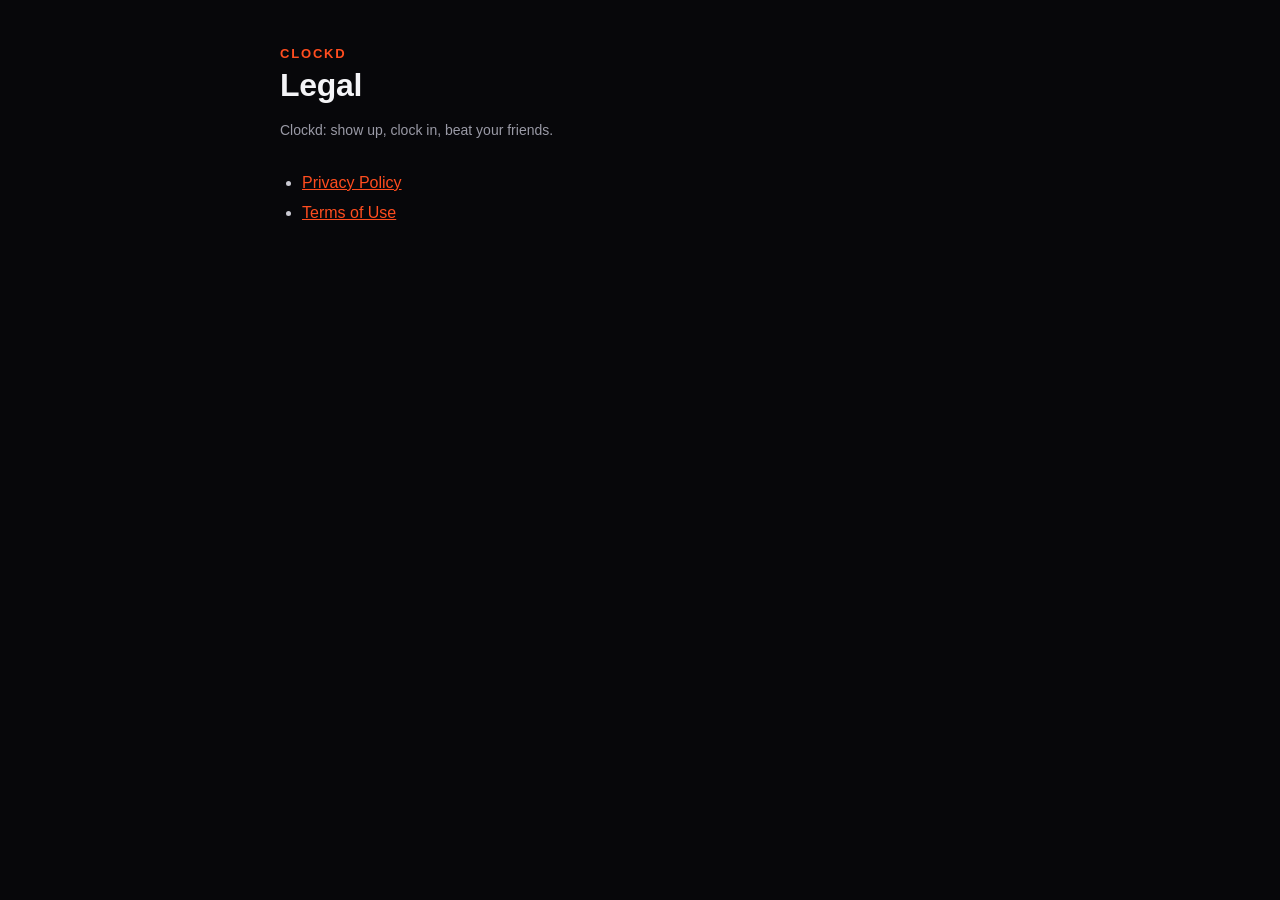
<file: index.html>
<!doctype html>
<html lang="en">
<head>
<meta charset="utf-8">
<meta name="viewport" content="width=device-width, initial-scale=1">
<title>Clockd · Legal</title>
<link rel="stylesheet" href="style.css">
</head>
<body>
<main>
<a class="brand" href="index.html">CLOCKD</a>
<h1>Legal</h1>
<p class="updated">Clockd: show up, clock in, beat your friends.</p>
<ul>
  <li><a href="privacy.html">Privacy Policy</a></li>
  <li><a href="terms.html">Terms of Use</a></li>
</ul>
</main>
</body>
</html>
</file>
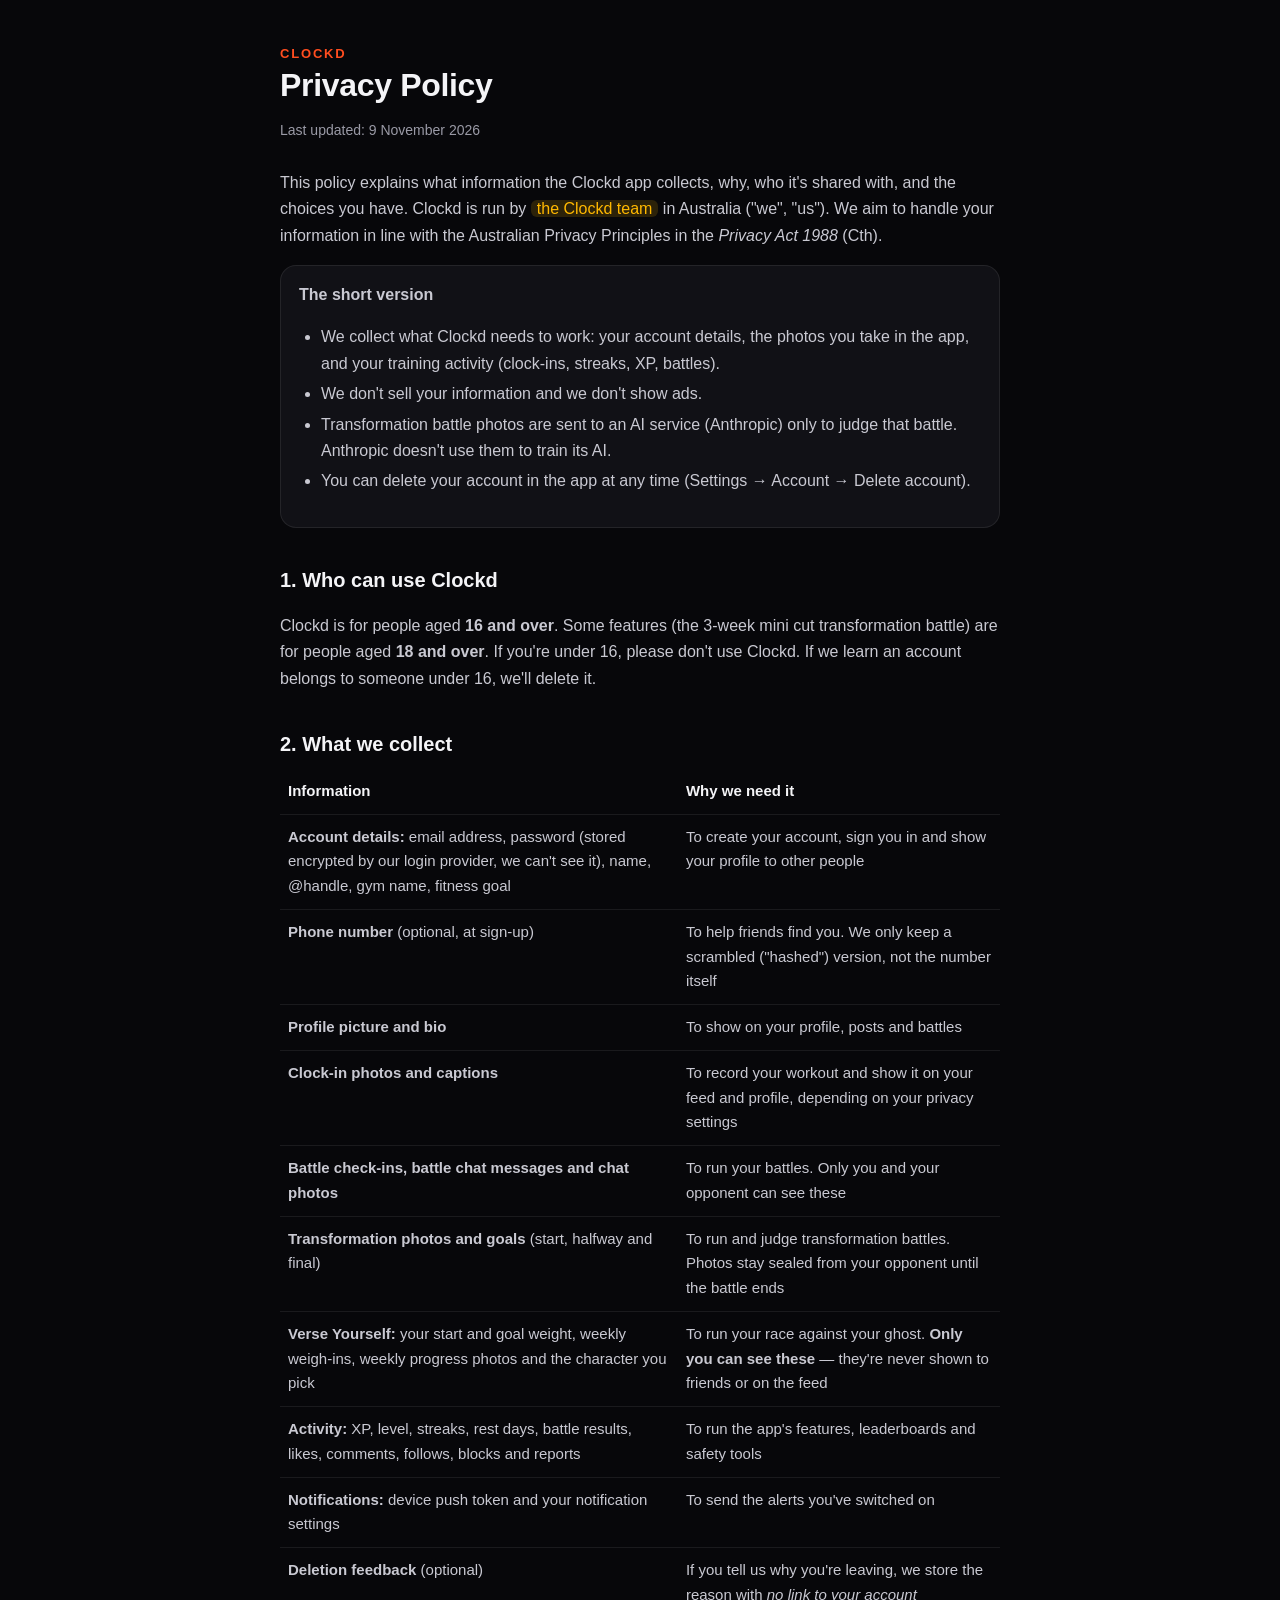
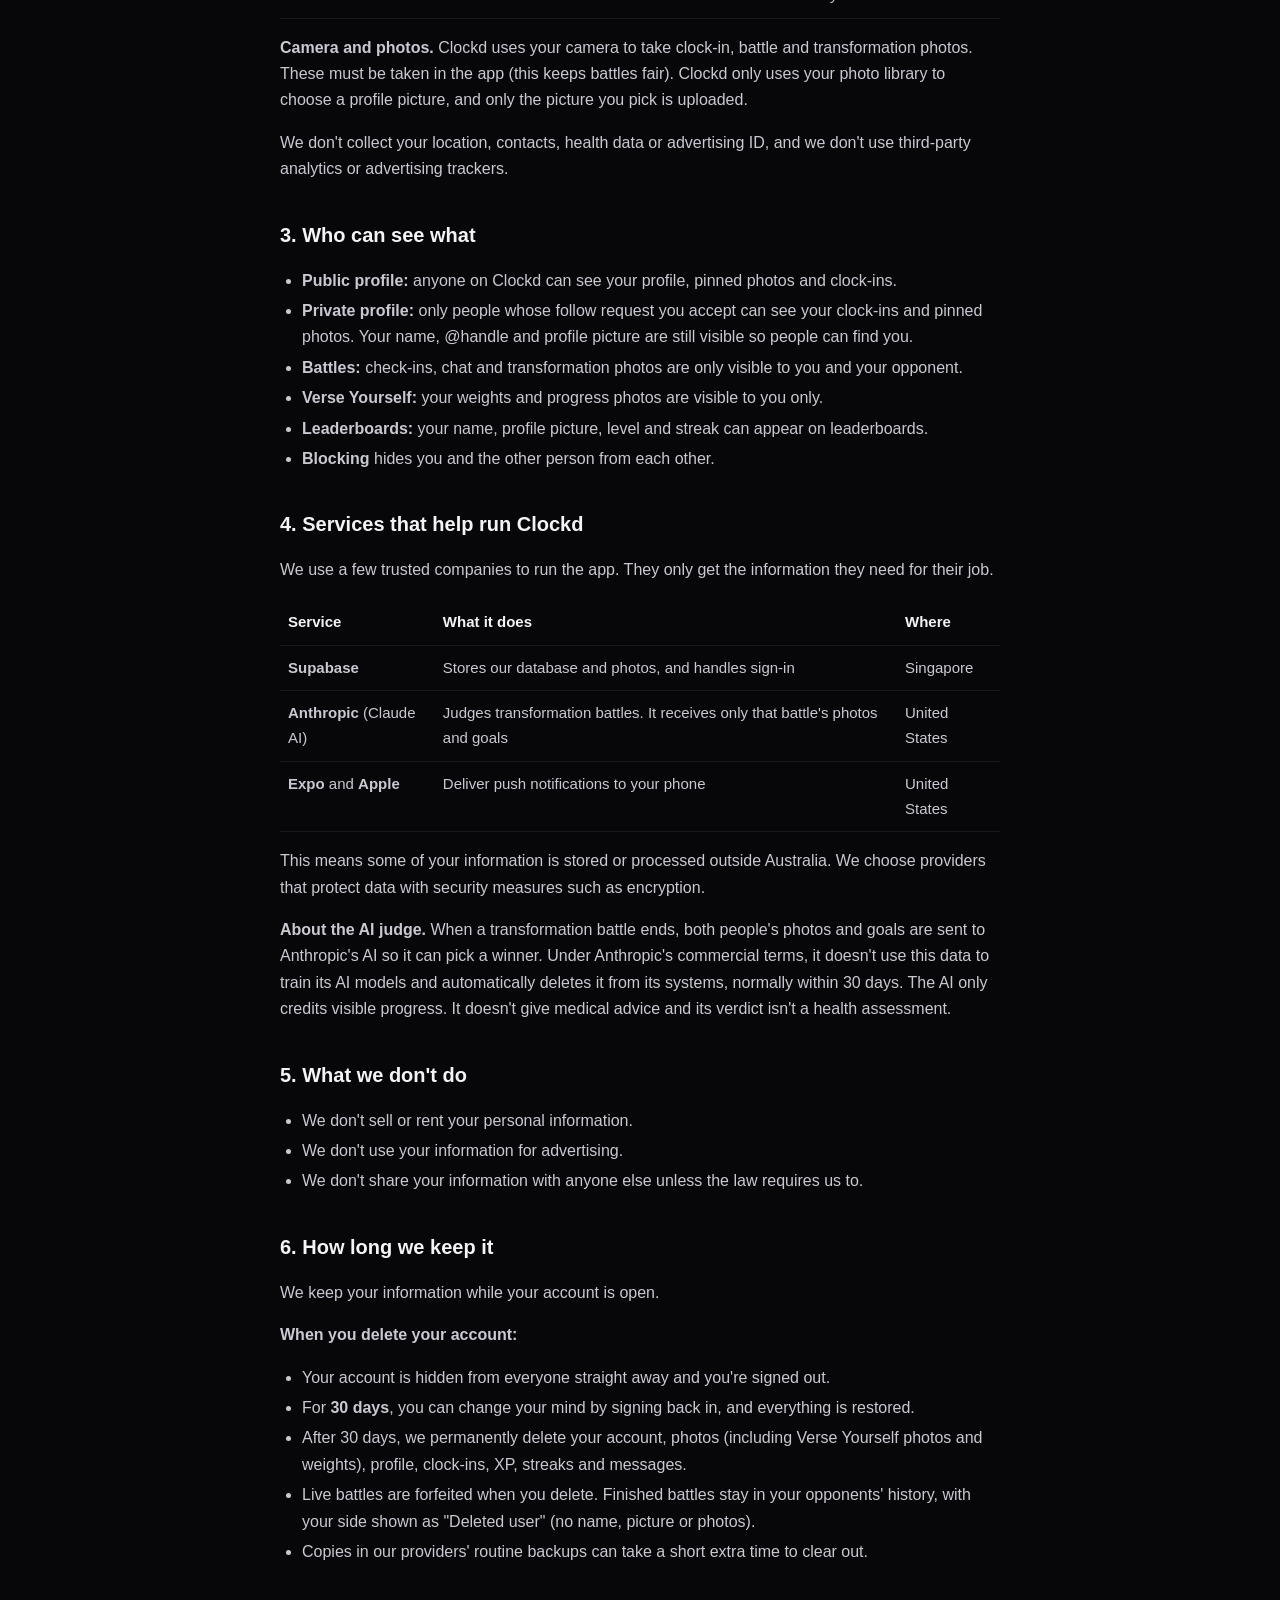
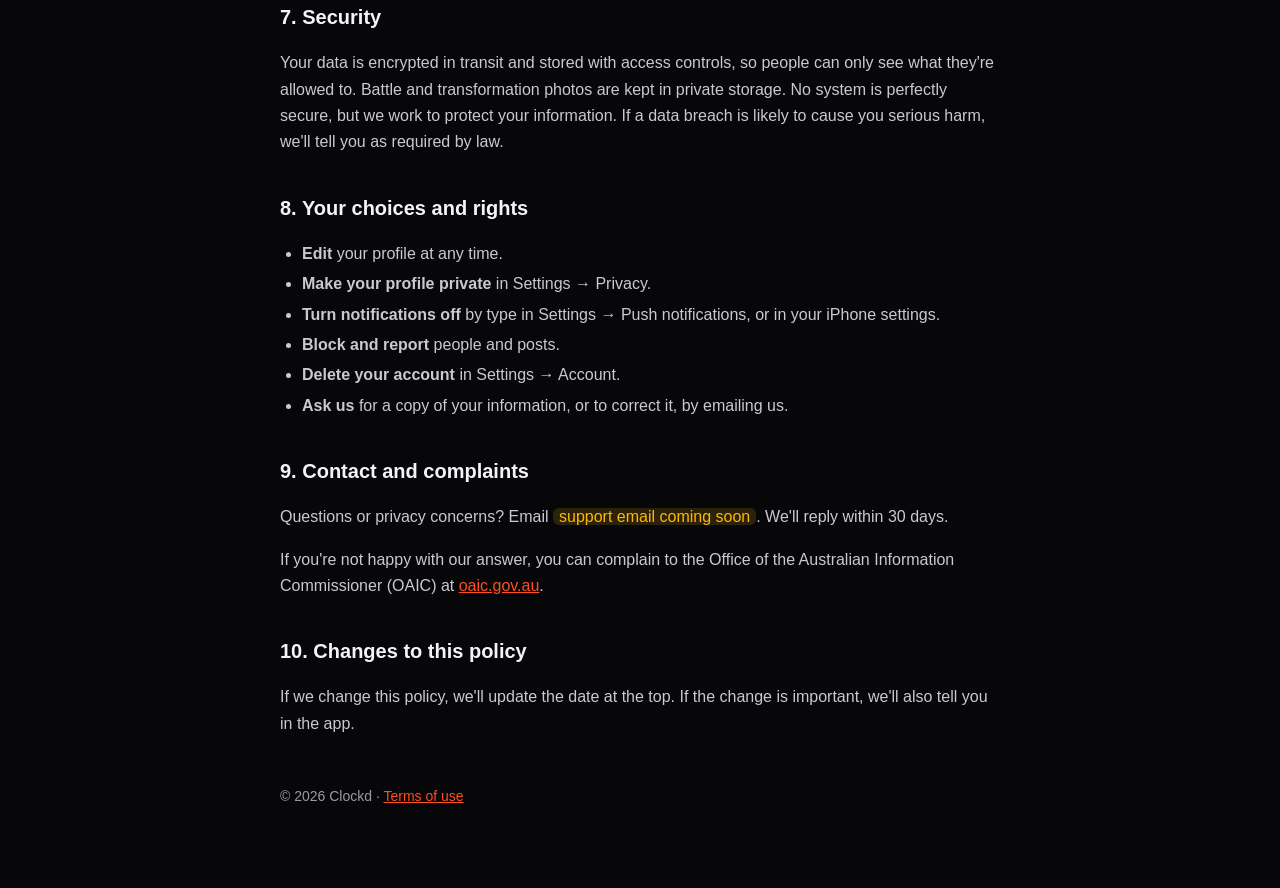
<file: privacy.html>
<!doctype html>
<html lang="en">
<head>
<meta charset="utf-8">
<meta name="viewport" content="width=device-width, initial-scale=1">
<title>Privacy Policy · Clockd</title>
<link rel="stylesheet" href="style.css">
</head>
<body>
<main>
<a class="brand" href="index.html">CLOCKD</a>
<h1>Privacy Policy</h1>
<p class="updated">Last updated: 9 November 2026</p>

<p>This policy explains what information the Clockd app collects, why, who it's shared with, and the choices you have. Clockd is run by <span class="todo">the Clockd team</span> in Australia ("we", "us"). We aim to handle your information in line with the Australian Privacy Principles in the <em>Privacy Act 1988</em> (Cth).</p>

<div class="card">
<strong>The short version</strong>
<ul>
  <li>We collect what Clockd needs to work: your account details, the photos you take in the app, and your training activity (clock-ins, streaks, XP, battles).</li>
  <li>We don't sell your information and we don't show ads.</li>
  <li>Transformation battle photos are sent to an AI service (Anthropic) only to judge that battle. Anthropic doesn't use them to train its AI.</li>
  <li>You can delete your account in the app at any time (Settings → Account → Delete account).</li>
</ul>
</div>

<h2>1. Who can use Clockd</h2>
<p>Clockd is for people aged <strong>16 and over</strong>. Some features (the 3-week mini cut transformation battle) are for people aged <strong>18 and over</strong>. If you're under 16, please don't use Clockd. If we learn an account belongs to someone under 16, we'll delete it.</p>

<h2>2. What we collect</h2>
<table>
  <tr><th>Information</th><th>Why we need it</th></tr>
  <tr><td><strong>Account details:</strong> email address, password (stored encrypted by our login provider, we can't see it), name, @handle, gym name, fitness goal</td><td>To create your account, sign you in and show your profile to other people</td></tr>
  <tr><td><strong>Phone number</strong> (optional, at sign-up)</td><td>To help friends find you. We only keep a scrambled ("hashed") version, not the number itself</td></tr>
  <tr><td><strong>Profile picture and bio</strong></td><td>To show on your profile, posts and battles</td></tr>
  <tr><td><strong>Clock-in photos and captions</strong></td><td>To record your workout and show it on your feed and profile, depending on your privacy settings</td></tr>
  <tr><td><strong>Battle check-ins, battle chat messages and chat photos</strong></td><td>To run your battles. Only you and your opponent can see these</td></tr>
  <tr><td><strong>Transformation photos and goals</strong> (start, halfway and final)</td><td>To run and judge transformation battles. Photos stay sealed from your opponent until the battle ends</td></tr>
  <tr><td><strong>Verse Yourself:</strong> your start and goal weight, weekly weigh-ins, weekly progress photos and the character you pick</td><td>To run your race against your ghost. <strong>Only you can see these</strong> — they're never shown to friends or on the feed</td></tr>
  <tr><td><strong>Activity:</strong> XP, level, streaks, rest days, battle results, likes, comments, follows, blocks and reports</td><td>To run the app's features, leaderboards and safety tools</td></tr>
  <tr><td><strong>Notifications:</strong> device push token and your notification settings</td><td>To send the alerts you've switched on</td></tr>
  <tr><td><strong>Deletion feedback</strong> (optional)</td><td>If you tell us why you're leaving, we store the reason with <em>no link to your account</em></td></tr>
</table>
<p><strong>Camera and photos.</strong> Clockd uses your camera to take clock-in, battle and transformation photos. These must be taken in the app (this keeps battles fair). Clockd only uses your photo library to choose a profile picture, and only the picture you pick is uploaded.</p>
<p>We don't collect your location, contacts, health data or advertising ID, and we don't use third-party analytics or advertising trackers.</p>

<h2>3. Who can see what</h2>
<ul>
  <li><strong>Public profile:</strong> anyone on Clockd can see your profile, pinned photos and clock-ins.</li>
  <li><strong>Private profile:</strong> only people whose follow request you accept can see your clock-ins and pinned photos. Your name, @handle and profile picture are still visible so people can find you.</li>
  <li><strong>Battles:</strong> check-ins, chat and transformation photos are only visible to you and your opponent.</li>
  <li><strong>Verse Yourself:</strong> your weights and progress photos are visible to you only.</li>
  <li><strong>Leaderboards:</strong> your name, profile picture, level and streak can appear on leaderboards.</li>
  <li><strong>Blocking</strong> hides you and the other person from each other.</li>
</ul>

<h2>4. Services that help run Clockd</h2>
<p>We use a few trusted companies to run the app. They only get the information they need for their job.</p>
<table>
  <tr><th>Service</th><th>What it does</th><th>Where</th></tr>
  <tr><td><strong>Supabase</strong></td><td>Stores our database and photos, and handles sign-in</td><td>Singapore</td></tr>
  <tr><td><strong>Anthropic</strong> (Claude AI)</td><td>Judges transformation battles. It receives only that battle's photos and goals</td><td>United States</td></tr>
  <tr><td><strong>Expo</strong> and <strong>Apple</strong></td><td>Deliver push notifications to your phone</td><td>United States</td></tr>
</table>
<p>This means some of your information is stored or processed outside Australia. We choose providers that protect data with security measures such as encryption.</p>
<p><strong>About the AI judge.</strong> When a transformation battle ends, both people's photos and goals are sent to Anthropic's AI so it can pick a winner. Under Anthropic's commercial terms, it doesn't use this data to train its AI models and automatically deletes it from its systems, normally within 30 days. The AI only credits visible progress. It doesn't give medical advice and its verdict isn't a health assessment.</p>

<h2>5. What we don't do</h2>
<ul>
  <li>We don't sell or rent your personal information.</li>
  <li>We don't use your information for advertising.</li>
  <li>We don't share your information with anyone else unless the law requires us to.</li>
</ul>

<h2>6. How long we keep it</h2>
<p>We keep your information while your account is open.</p>
<p><strong>When you delete your account:</strong></p>
<ul>
  <li>Your account is hidden from everyone straight away and you're signed out.</li>
  <li>For <strong>30 days</strong>, you can change your mind by signing back in, and everything is restored.</li>
  <li>After 30 days, we permanently delete your account, photos (including Verse Yourself photos and weights), profile, clock-ins, XP, streaks and messages.</li>
  <li>Live battles are forfeited when you delete. Finished battles stay in your opponents' history, with your side shown as "Deleted user" (no name, picture or photos).</li>
  <li>Copies in our providers' routine backups can take a short extra time to clear out.</li>
</ul>

<h2>7. Security</h2>
<p>Your data is encrypted in transit and stored with access controls, so people can only see what they're allowed to. Battle and transformation photos are kept in private storage. No system is perfectly secure, but we work to protect your information. If a data breach is likely to cause you serious harm, we'll tell you as required by law.</p>

<h2>8. Your choices and rights</h2>
<ul>
  <li><strong>Edit</strong> your profile at any time.</li>
  <li><strong>Make your profile private</strong> in Settings → Privacy.</li>
  <li><strong>Turn notifications off</strong> by type in Settings → Push notifications, or in your iPhone settings.</li>
  <li><strong>Block and report</strong> people and posts.</li>
  <li><strong>Delete your account</strong> in Settings → Account.</li>
  <li><strong>Ask us</strong> for a copy of your information, or to correct it, by emailing us.</li>
</ul>

<h2>9. Contact and complaints</h2>
<p>Questions or privacy concerns? Email <span class="todo">support email coming soon</span>. We'll reply within 30 days.</p>
<p>If you're not happy with our answer, you can complain to the Office of the Australian Information Commissioner (OAIC) at <a href="https://www.oaic.gov.au">oaic.gov.au</a>.</p>

<h2>10. Changes to this policy</h2>
<p>If we change this policy, we'll update the date at the top. If the change is important, we'll also tell you in the app.</p>

<footer>© 2026 Clockd · <a href="terms.html">Terms of use</a></footer>
</main>
</body>
</html>
</file>
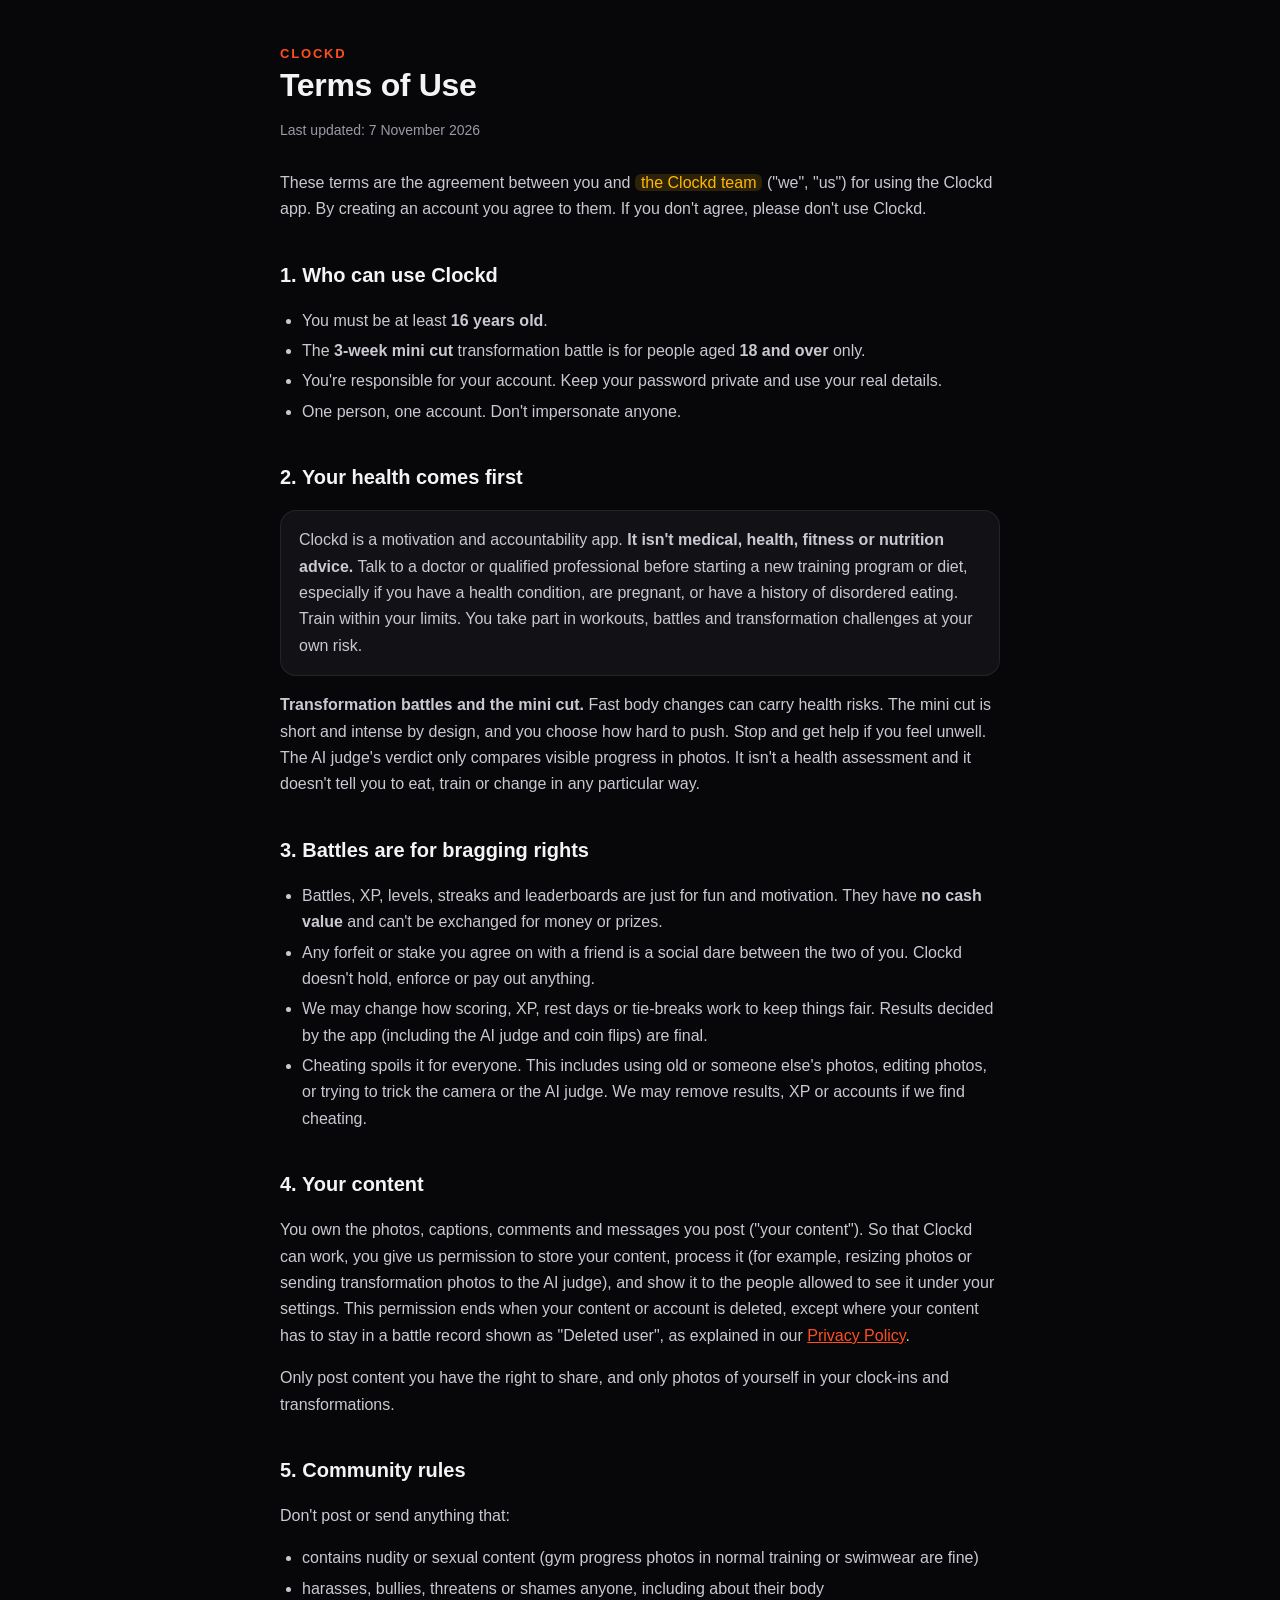
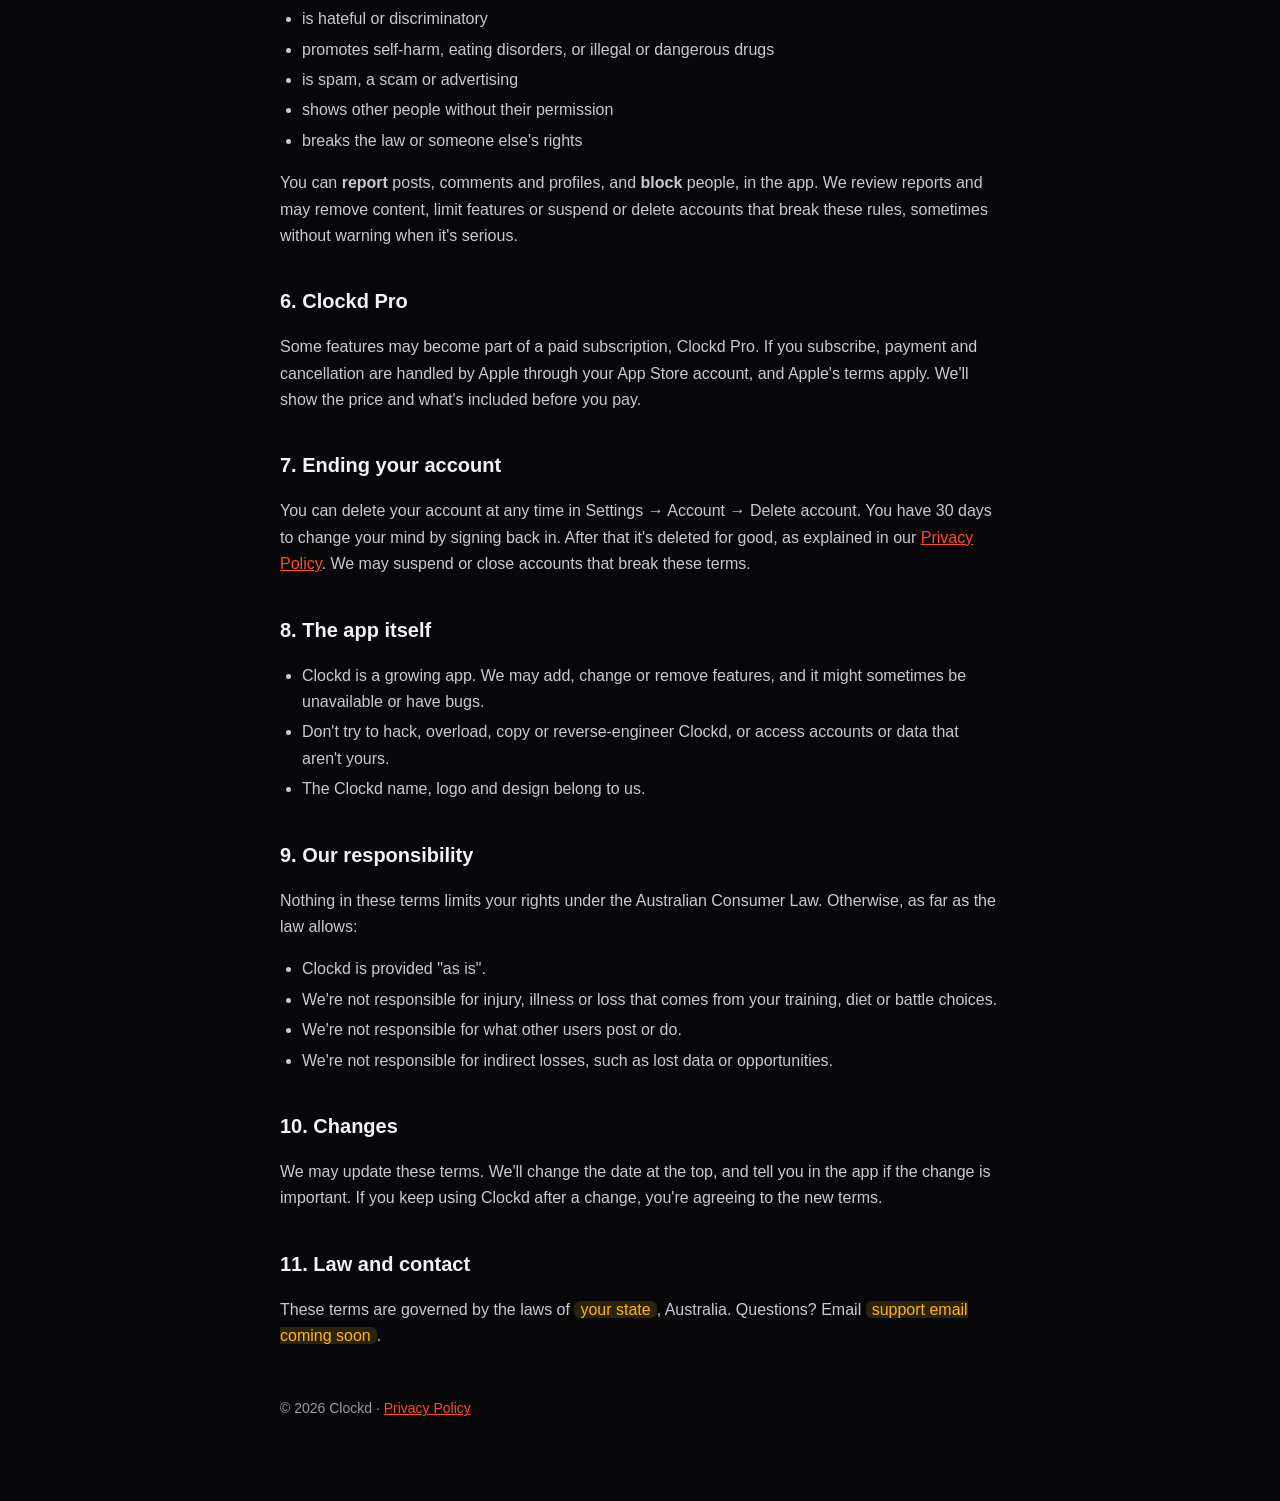
<file: terms.html>
<!doctype html>
<html lang="en">
<head>
<meta charset="utf-8">
<meta name="viewport" content="width=device-width, initial-scale=1">
<title>Terms of Use · Clockd</title>
<link rel="stylesheet" href="style.css">
</head>
<body>
<main>
<a class="brand" href="index.html">CLOCKD</a>
<h1>Terms of Use</h1>
<p class="updated">Last updated: 7 November 2026</p>

<p>These terms are the agreement between you and <span class="todo">the Clockd team</span> ("we", "us") for using the Clockd app. By creating an account you agree to them. If you don't agree, please don't use Clockd.</p>

<h2>1. Who can use Clockd</h2>
<ul>
  <li>You must be at least <strong>16 years old</strong>.</li>
  <li>The <strong>3-week mini cut</strong> transformation battle is for people aged <strong>18 and over</strong> only.</li>
  <li>You're responsible for your account. Keep your password private and use your real details.</li>
  <li>One person, one account. Don't impersonate anyone.</li>
</ul>

<h2>2. Your health comes first</h2>
<div class="card">
<p style="margin:0">Clockd is a motivation and accountability app. <strong>It isn't medical, health, fitness or nutrition advice.</strong> Talk to a doctor or qualified professional before starting a new training program or diet, especially if you have a health condition, are pregnant, or have a history of disordered eating. Train within your limits. You take part in workouts, battles and transformation challenges at your own risk.</p>
</div>
<p><strong>Transformation battles and the mini cut.</strong> Fast body changes can carry health risks. The mini cut is short and intense by design, and you choose how hard to push. Stop and get help if you feel unwell. The AI judge's verdict only compares visible progress in photos. It isn't a health assessment and it doesn't tell you to eat, train or change in any particular way.</p>

<h2>3. Battles are for bragging rights</h2>
<ul>
  <li>Battles, XP, levels, streaks and leaderboards are just for fun and motivation. They have <strong>no cash value</strong> and can't be exchanged for money or prizes.</li>
  <li>Any forfeit or stake you agree on with a friend is a social dare between the two of you. Clockd doesn't hold, enforce or pay out anything.</li>
  <li>We may change how scoring, XP, rest days or tie-breaks work to keep things fair. Results decided by the app (including the AI judge and coin flips) are final.</li>
  <li>Cheating spoils it for everyone. This includes using old or someone else's photos, editing photos, or trying to trick the camera or the AI judge. We may remove results, XP or accounts if we find cheating.</li>
</ul>

<h2>4. Your content</h2>
<p>You own the photos, captions, comments and messages you post ("your content"). So that Clockd can work, you give us permission to store your content, process it (for example, resizing photos or sending transformation photos to the AI judge), and show it to the people allowed to see it under your settings. This permission ends when your content or account is deleted, except where your content has to stay in a battle record shown as "Deleted user", as explained in our <a href="privacy.html">Privacy Policy</a>.</p>
<p>Only post content you have the right to share, and only photos of yourself in your clock-ins and transformations.</p>

<h2>5. Community rules</h2>
<p>Don't post or send anything that:</p>
<ul>
  <li>contains nudity or sexual content (gym progress photos in normal training or swimwear are fine)</li>
  <li>harasses, bullies, threatens or shames anyone, including about their body</li>
  <li>is hateful or discriminatory</li>
  <li>promotes self-harm, eating disorders, or illegal or dangerous drugs</li>
  <li>is spam, a scam or advertising</li>
  <li>shows other people without their permission</li>
  <li>breaks the law or someone else's rights</li>
</ul>
<p>You can <strong>report</strong> posts, comments and profiles, and <strong>block</strong> people, in the app. We review reports and may remove content, limit features or suspend or delete accounts that break these rules, sometimes without warning when it's serious.</p>

<h2>6. Clockd Pro</h2>
<p>Some features may become part of a paid subscription, Clockd Pro. If you subscribe, payment and cancellation are handled by Apple through your App Store account, and Apple's terms apply. We'll show the price and what's included before you pay.</p>

<h2>7. Ending your account</h2>
<p>You can delete your account at any time in Settings → Account → Delete account. You have 30 days to change your mind by signing back in. After that it's deleted for good, as explained in our <a href="privacy.html">Privacy Policy</a>. We may suspend or close accounts that break these terms.</p>

<h2>8. The app itself</h2>
<ul>
  <li>Clockd is a growing app. We may add, change or remove features, and it might sometimes be unavailable or have bugs.</li>
  <li>Don't try to hack, overload, copy or reverse-engineer Clockd, or access accounts or data that aren't yours.</li>
  <li>The Clockd name, logo and design belong to us.</li>
</ul>

<h2>9. Our responsibility</h2>
<p>Nothing in these terms limits your rights under the Australian Consumer Law. Otherwise, as far as the law allows:</p>
<ul>
  <li>Clockd is provided "as is".</li>
  <li>We're not responsible for injury, illness or loss that comes from your training, diet or battle choices.</li>
  <li>We're not responsible for what other users post or do.</li>
  <li>We're not responsible for indirect losses, such as lost data or opportunities.</li>
</ul>

<h2>10. Changes</h2>
<p>We may update these terms. We'll change the date at the top, and tell you in the app if the change is important. If you keep using Clockd after a change, you're agreeing to the new terms.</p>

<h2>11. Law and contact</h2>
<p>These terms are governed by the laws of <span class="todo">your state</span>, Australia. Questions? Email <span class="todo">support email coming soon</span>.</p>

<footer>© 2026 Clockd · <a href="privacy.html">Privacy Policy</a></footer>
</main>
</body>
</html>
</file>
<file: style.css>
:root { --bg:#07070A; --card:#111116; --text:#F4F4F7; --sub:#C9C9D2; --muted:#9A9AA6; --orange:#FF4D1F; --line:rgba(255,255,255,.08); }
* { box-sizing: border-box; }
body { margin:0; background:var(--bg); color:var(--sub); font:16px/1.65 -apple-system, BlinkMacSystemFont, "Inter", "Segoe UI", sans-serif; }
main { max-width: 760px; margin: 0 auto; padding: 40px 20px 80px; }
h1 { color:var(--text); font-size: 32px; line-height:1.2; margin: 0 0 6px; letter-spacing: -.01em; }
h2 { color:var(--text); font-size: 20px; margin: 36px 0 8px; }
h3 { color:var(--text); font-size: 16px; margin: 20px 0 4px; }
.updated { color:var(--muted); font-size: 14px; margin-bottom: 28px; }
.brand { color:var(--orange); font-weight: 800; letter-spacing: .14em; font-size: 13px; text-decoration:none; }
a { color: var(--orange); }
ul { padding-left: 22px; }
li { margin: 4px 0; }
.card { background: var(--card); border:1px solid var(--line); border-radius: 16px; padding: 16px 18px; margin: 16px 0; }
.todo { background: rgba(255,184,0,.15); color:#FFB800; border-radius: 6px; padding: 0 6px; }
table { width:100%; border-collapse: collapse; font-size: 15px; }
td, th { text-align:left; vertical-align: top; padding: 10px 8px; border-bottom:1px solid var(--line); }
th { color: var(--text); }
footer { margin-top: 48px; color: var(--muted); font-size: 14px; }
</file>
